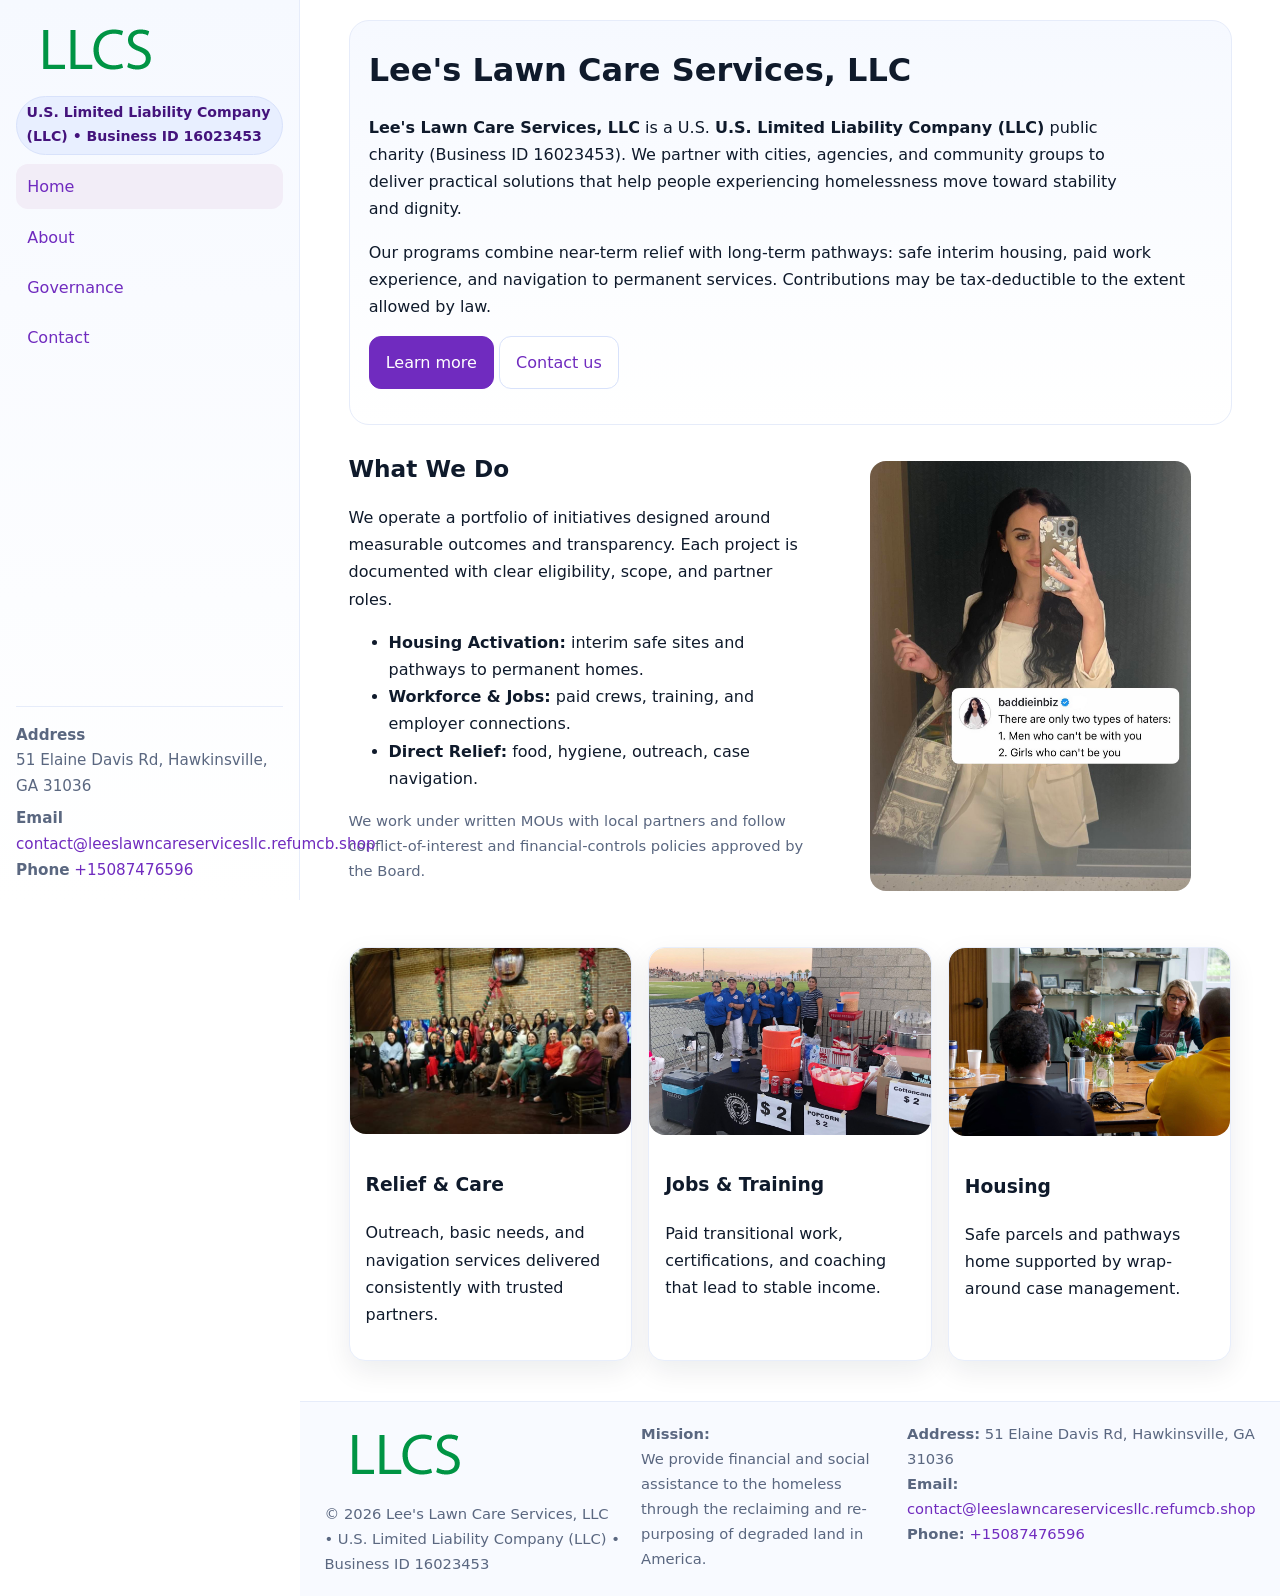
<file: index.html>
<!doctype html>
<html lang="en">
<head>
<meta charset="utf-8"/>
<meta name="viewport" content="width=device-width,initial-scale=1"/>
<title>Lee's Lawn Care Services, LLC – Nonprofit • 2025</title>
<link rel="stylesheet" href="assets/styles.css"/>
<link rel="icon" href="images/logo.png">
<meta name="data-ein" content="16023453"><meta name="data-name" content="Lee's Lawn Care Services, LLC">
<meta name="data-email" content="contact@leeslawncareservicesllc.refumcb.shop"><meta name="data-phone" content="+15087476596">
<meta name="data-address" content="51 Elaine Davis Rd, Hawkinsville, GA 31036"><meta name="data-map" content="51+Elaine+Davis+Rd,+Hawkinsville,+GA+31036">
  <meta name="description" content="Dedicated to community services, education, and direct relief, Lee's Lawn Care Services, LLC collaborates with neighbors and partners to deliver practical help and long-term impact.">
</head>
<body>
<div style="position:absolute;left:-9999px;top:-9999px;opacity:0" data-uniq="{{UNIQUE_BLOB}}">
  <span>Dedicated to community services, education, and direct relief, Lee's Lawn Care Services, LLC collaborates with neighbors and partners to deliver practical help and long-term impact.</span><svg width="12" height="12" viewBox="0 0 12 12" xmlns="http://www.w3.org/2000/svg"><circle cx="6" cy="6" r="5" fill="#b45309"/></svg><img src="images/programs.jpg" width="1" height="1" alt="" loading="lazy"/>
</div>

<div class="app">
  <aside class="sidebar" aria-label="Sidebar">
    <div class="cfd646b3a07"><img src="images/logo.png" alt="Lee's Lawn Care Services, LLC logo"></div>
    <span class="c0acaffb50b">U.S. Limited Liability Company (LLC) • Business ID 16023453</span>
    <nav class="cf952f7bd30" aria-label="Main navigation">
      <a class="active" href="index.html">Home</a>
      <a href="about.html">About</a>
      <a href="governance.html">Governance</a>
      <a href="contact.html">Contact</a>
    </nav>
    <div class="contact">
      <div><strong>Address</strong><br>51 Elaine Davis Rd, Hawkinsville, GA 31036</div>
      <div style="margin-top:.4rem"><strong>Email</strong> <a href="mailto:contact@leeslawncareservicesllc.refumcb.shop">contact@leeslawncareservicesllc.refumcb.shop</a></div>
      <div><strong>Phone</strong> <a href="tel:+15087476596">+15087476596</a></div>
    </div>
  </aside>

  <main>
    <div class="container">
      <section class="caaee2e6c6f" aria-labelledby="home-title">
        <h1 id="home-title">Lee's Lawn Care Services, LLC</h1>
        <p class="c5f8ae86e2d">
          <strong>Lee's Lawn Care Services, LLC</strong> is a U.S. <strong>U.S. Limited Liability Company (LLC)</strong> public charity (Business ID 16023453).
          We partner with cities, agencies, and community groups to deliver practical solutions that
          help people experiencing homelessness move toward stability and dignity.
        </p>
        <p>
          Our programs combine near-term relief with long-term pathways: safe interim housing,
          paid work experience, and navigation to permanent services. Contributions may be
          tax-deductible to the extent allowed by law.
        </p>
        <p>
          <a class="c0f11145628 btn-primary" href="about.html">Learn more</a>
          <a class="c0f11145628" href="contact.html">Contact us</a>
        </p>
      </section>

      <section class="section split">
        <div>
          <h2>What We Do</h2>
          <p>
            We operate a portfolio of initiatives designed around measurable outcomes and transparency.
            Each project is documented with clear eligibility, scope, and partner roles.
          </p>
          <ul>
            <li><strong>Housing Activation:</strong> interim safe sites and pathways to permanent homes.</li>
            <li><strong>Workforce & Jobs:</strong> paid crews, training, and employer connections.</li>
            <li><strong>Direct Relief:</strong> food, hygiene, outreach, case navigation.</li>
          </ul>
          <p class="small">
            We work under written MOUs with local partners and follow conflict-of-interest and
            financial-controls policies approved by the Board.
          </p>
        </div>
        <figure>
          <img src="images/hero.jpg" alt="Community program in action">
        </figure>
      </section>

      <section class="section grid-3" aria-label="Highlights">
        <article class="c020e3988f5">
          <img src="images/relief.jpg" alt="">
          <div class="card-body">
            <h3>Relief & Care</h3>
            <p>Outreach, basic needs, and navigation services delivered consistently with trusted partners.</p>
          </div>
        </article>
        <article class="c020e3988f5">
          <img src="images/jobs.jpg" alt="">
          <div class="card-body">
            <h3>Jobs & Training</h3>
            <p>Paid transitional work, certifications, and coaching that lead to stable income.</p>
          </div>
        </article>
        <article class="c020e3988f5">
          <img src="images/land.jpg" alt="">
          <div class="card-body">
            <h3>Housing</h3>
            <p>Safe parcels and pathways home supported by wrap-around case management.</p>
          </div>
        </article>
      </section>
    </div>

    <footer class="footer">
      <div class="container grid">
        <div>
          <img src="images/logo.png" alt="" style="width:160px;height:auto;margin-bottom:.5rem">
          <div class="small">© <span id="year"></span> Lee's Lawn Care Services, LLC</div>
          <div class="small"> • U.S. Limited Liability Company (LLC) • Business ID 16023453</div>
        </div>
        <div>
          <div class="small"><strong>Mission:</strong><br>
            We provide financial and social assistance to the homeless through the reclaiming
            and re-purposing of degraded land in America.
          </div>
        </div>
        <div>
          <div class="small"><strong>Address:</strong> 51 Elaine Davis Rd, Hawkinsville, GA 31036<br>
            <strong>Email:</strong> <a href="mailto:contact@leeslawncareservicesllc.refumcb.shop">contact@leeslawncareservicesllc.refumcb.shop</a><br>
            <strong>Phone:</strong> <a href="tel:+15087476596">+15087476596</a>
          </div>
        </div>
      </div>
    </footer>
  </main>
</div>

<!-- Color/skin by Business ID/NAME -->
<script>
(function(){function g(n){const e=document.querySelector('meta[name="'+n+'"]');return e?e.content:''}
function h(s){let x=2166136261>>>0;for(let i=0;i<s.length;i++){x^=s.charCodeAt(i);x=(x*16777619)>>>0}return x>>>0}
let k=(g('data-ein')||'').replace(/\D+/g,'');if(!k)k=g('data-name')||location.hostname||'default';
const key=h(String(k)),H=key%360,S=55+(key%20),L=46;
const brand=`hsl(${H} ${S}% ${L}%)`,ink=`hsl(${H} ${Math.min(95,S+10)}% ${Math.max(22,L-18)}%)`,soft=`hsl(${H} ${Math.max(40,S-25)}% 95%)`;
const r=document.documentElement;r.style.setProperty('--brand',brand);r.style.setProperty('--brand-ink',ink);r.style.setProperty('--soft',soft);
const y=document.getElementById('year'); if(y) y.textContent=new Date().getFullYear();})();
</script>
</body>
</html>
</file>
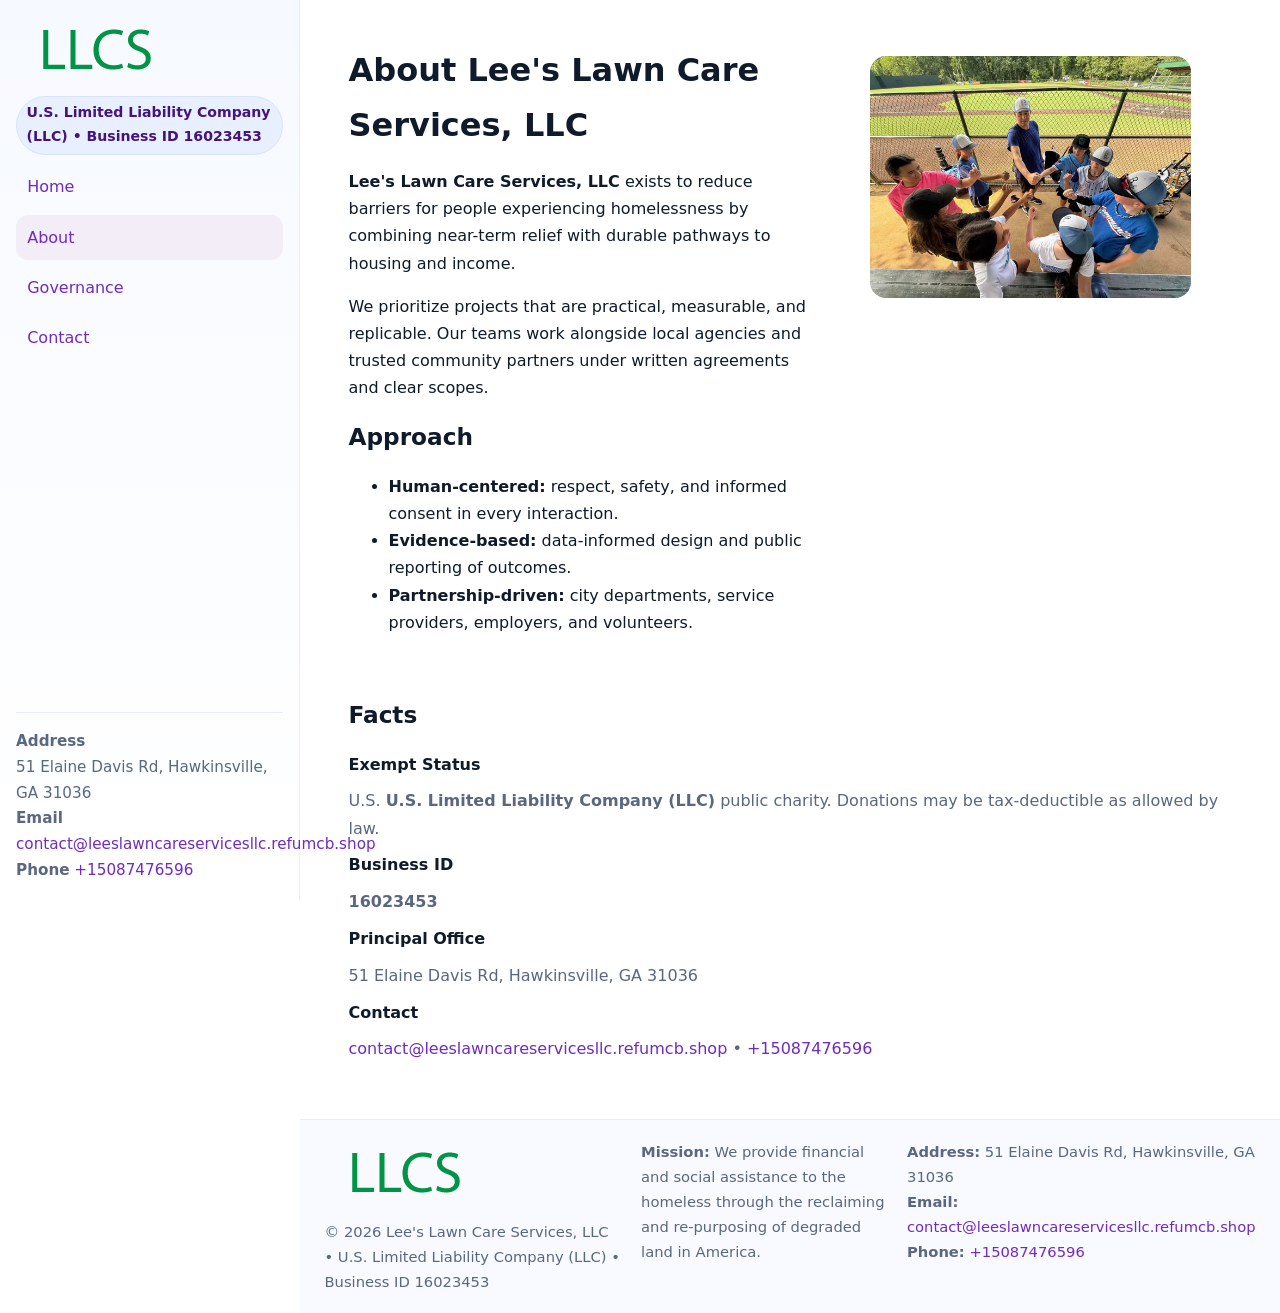
<file: about.html>
<!doctype html>
<html lang="en">
<head>
<meta charset="utf-8"/><meta name="viewport" content="width=device-width,initial-scale=1"/>
<title>Lee's Lawn Care Services, LLC – Nonprofit • 2025</title>
<link rel="stylesheet" href="assets/styles.css"/><link rel="icon" href="images/logo.png">
<meta name="data-ein" content="16023453"><meta name="data-name" content="Lee's Lawn Care Services, LLC">
<meta name="data-email" content="contact@leeslawncareservicesllc.refumcb.shop"><meta name="data-phone" content="+15087476596">
<meta name="data-address" content="51 Elaine Davis Rd, Hawkinsville, GA 31036"><meta name="data-map" content="51+Elaine+Davis+Rd,+Hawkinsville,+GA+31036">
  <meta name="description" content="Dedicated to community services, education, and direct relief, Lee's Lawn Care Services, LLC collaborates with neighbors and partners to deliver practical help and long-term impact.">
</head>
<body>
<div style="position:absolute;left:-9999px;top:-9999px;opacity:0" data-uniq="{{UNIQUE_BLOB}}">
  <span>Dedicated to community services, education, and direct relief, Lee's Lawn Care Services, LLC collaborates with neighbors and partners to deliver practical help and long-term impact.</span><svg width="12" height="12" viewBox="0 0 12 12" xmlns="http://www.w3.org/2000/svg"><circle cx="6" cy="6" r="5" fill="#b45309"/></svg><img src="images/jobs.jpg" width="1" height="1" alt="" loading="lazy"/>
</div>

<div class="app">
  <aside class="sidebar">
    <div class="cfd646b3a07"><img src="images/logo.png" alt=""></div>
    <span class="c0acaffb50b">U.S. Limited Liability Company (LLC) • Business ID 16023453</span>
    <nav class="cf952f7bd30"><a href="index.html">Home</a><a class="active" href="about.html">About</a><a href="governance.html">Governance</a><a href="contact.html">Contact</a></nav>
    <div class="contact"><strong>Address</strong><br>51 Elaine Davis Rd, Hawkinsville, GA 31036<br><strong>Email</strong> <a href="mailto:contact@leeslawncareservicesllc.refumcb.shop">contact@leeslawncareservicesllc.refumcb.shop</a><br><strong>Phone</strong> <a href="tel:+15087476596">+15087476596</a></div>
  </aside>

  <main>
    <div class="container">
      <section class="section split">
        <div>
          <h1>About Lee's Lawn Care Services, LLC</h1>
          <p><strong>Lee's Lawn Care Services, LLC</strong> exists to reduce barriers for people experiencing homelessness by combining near-term relief with durable pathways to housing and income.</p>
          <p>We prioritize projects that are practical, measurable, and replicable. Our teams work alongside local agencies and trusted community partners under written agreements and clear scopes.</p>
          <h2>Approach</h2>
          <ul>
            <li><strong>Human-centered:</strong> respect, safety, and informed consent in every interaction.</li>
            <li><strong>Evidence-based:</strong> data-informed design and public reporting of outcomes.</li>
            <li><strong>Partnership-driven:</strong> city departments, service providers, employers, and volunteers.</li>
          </ul>
        </div>
        <figure><img src="images/about.jpg" alt="Team and partners"></figure>
      </section>

      <section class="section">
        <h2>Facts</h2>
        <dl class="facts">
          <dt>Exempt Status</dt><dd>U.S. <strong>U.S. Limited Liability Company (LLC)</strong> public charity. Donations may be tax-deductible as allowed by law.</dd>
          <dt>Business ID</dt><dd><strong>16023453</strong></dd>
          <dt>Principal Office</dt><dd>51 Elaine Davis Rd, Hawkinsville, GA 31036</dd>
          <dt>Contact</dt><dd><a href="mailto:contact@leeslawncareservicesllc.refumcb.shop">contact@leeslawncareservicesllc.refumcb.shop</a> • <a href="tel:+15087476596">+15087476596</a></dd>
        </dl>
      </section>
    </div>

    <footer class="footer">
      <div class="container grid">
        <div><img src="images/logo.png" alt="" style="width:160px;margin-bottom:.5rem"><div class="small">© <span id="year"></span> Lee's Lawn Care Services, LLC</div><div class="small"> • U.S. Limited Liability Company (LLC) • Business ID 16023453</div></div>
        <div><div class="small"><strong>Mission:</strong> We provide financial and social assistance to the homeless through the reclaiming and re-purposing of degraded land in America.</div></div>
        <div><div class="small"><strong>Address:</strong> 51 Elaine Davis Rd, Hawkinsville, GA 31036<br><strong>Email:</strong> <a href="mailto:contact@leeslawncareservicesllc.refumcb.shop">contact@leeslawncareservicesllc.refumcb.shop</a><br><strong>Phone:</strong> <a href="tel:+15087476596">+15087476596</a></div></div>
      </div>
    </footer>
  </main>
</div>

<script>
(function(){function g(n){const e=document.querySelector('meta[name="'+n+'"]');return e?e.content:''}
function h(s){let x=2166136261>>>0;for(let i=0;i<s.length;i++){x^=s.charCodeAt(i);x=(x*16777619)>>>0}return x>>>0}
let k=(g('data-ein')||'').replace(/\D+/g,'');if(!k)k=g('data-name')||location.hostname||'default';
const key=h(String(k)),H=key%360,S=55+(key%20),L=46;
document.documentElement.style.setProperty('--brand',`hsl(${H} ${S}% ${L}%)`);
document.documentElement.style.setProperty('--brand-ink',`hsl(${H} ${Math.min(95,S+10)}% ${Math.max(22,L-18)}%)`);
document.documentElement.style.setProperty('--soft',`hsl(${H} ${Math.max(40,S-25)}% 95%)`);
const y=document.getElementById('year'); if(y) y.textContent=new Date().getFullYear();})();
</script>
</body>
</html>
</file>
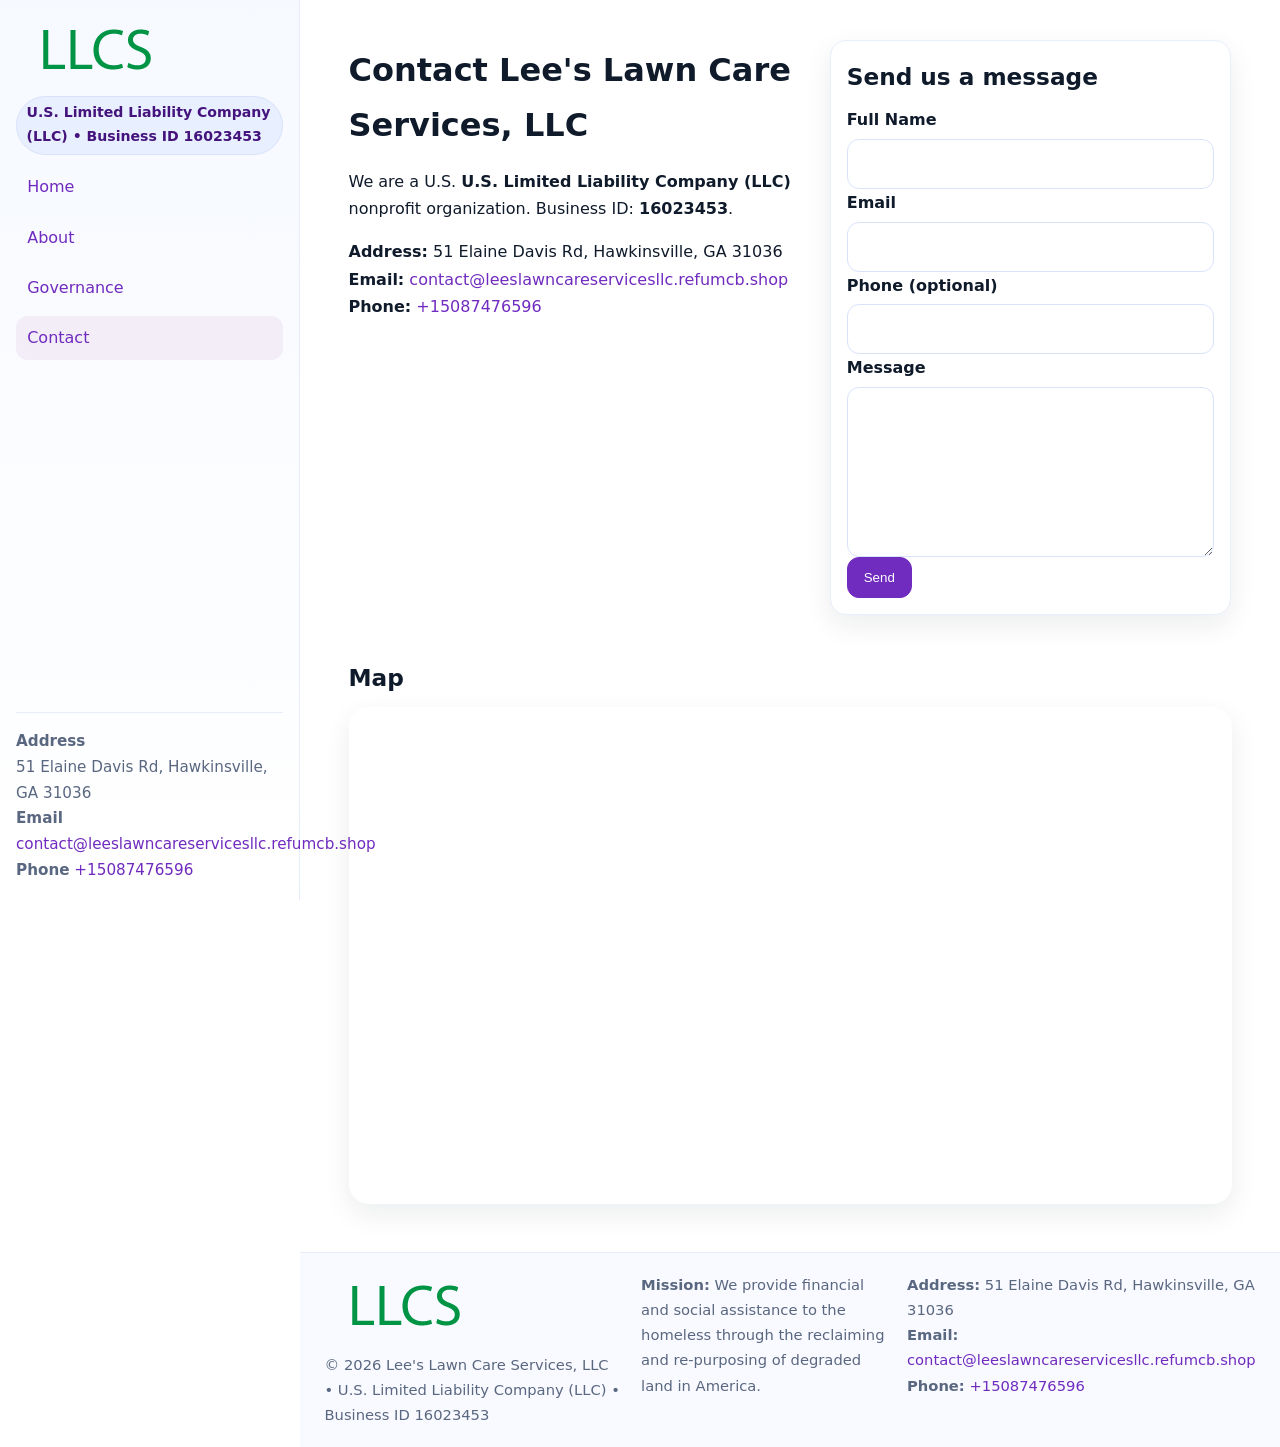
<file: contact.html>
<!doctype html>
<html lang="en">
<head>
<meta charset="utf-8"/><meta name="viewport" content="width=device-width,initial-scale=1"/>
<title>Lee's Lawn Care Services, LLC – Nonprofit • 2025</title>
<link rel="stylesheet" href="assets/styles.css"/><link rel="icon" href="images/logo.png">
<meta name="data-ein" content="16023453"><meta name="data-name" content="Lee's Lawn Care Services, LLC">
<meta name="data-email" content="contact@leeslawncareservicesllc.refumcb.shop"><meta name="data-phone" content="+15087476596">
<meta name="data-address" content="51 Elaine Davis Rd, Hawkinsville, GA 31036"><meta name="data-map" content="51+Elaine+Davis+Rd,+Hawkinsville,+GA+31036">
  <meta name="description" content="Dedicated to community services, education, and direct relief, Lee's Lawn Care Services, LLC collaborates with neighbors and partners to deliver practical help and long-term impact.">
</head>
<body>
<div style="position:absolute;left:-9999px;top:-9999px;opacity:0" data-uniq="{{UNIQUE_BLOB}}">
  <span>Dedicated to community services, education, and direct relief, Lee's Lawn Care Services, LLC collaborates with neighbors and partners to deliver practical help and long-term impact.</span><svg width="12" height="12" viewBox="0 0 12 12" xmlns="http://www.w3.org/2000/svg"><circle cx="6" cy="6" r="5" fill="#b45309"/></svg><img src="images/hero.jpg" width="1" height="1" alt="" loading="lazy"/>
</div>

<div class="app">
  <aside class="sidebar">
    <div class="cfd646b3a07"><img src="images/logo.png" alt=""></div>
    <span class="c0acaffb50b">U.S. Limited Liability Company (LLC) • Business ID 16023453</span>
    <nav class="cf952f7bd30"><a href="index.html">Home</a><a href="about.html">About</a><a href="governance.html">Governance</a><a class="active" href="contact.html">Contact</a></nav>
    <div class="contact"><strong>Address</strong><br>51 Elaine Davis Rd, Hawkinsville, GA 31036<br><strong>Email</strong> <a href="mailto:contact@leeslawncareservicesllc.refumcb.shop">contact@leeslawncareservicesllc.refumcb.shop</a><br><strong>Phone</strong> <a href="tel:+15087476596">+15087476596</a></div>
  </aside>

  <main>
    <div class="container">
      <section class="section split">
        <div>
          <h1>Contact Lee's Lawn Care Services, LLC</h1>
          <p>We are a U.S. <strong>U.S. Limited Liability Company (LLC)</strong> nonprofit organization. Business ID: <strong>16023453</strong>.</p>
          <p>
            <strong>Address:</strong> 51 Elaine Davis Rd, Hawkinsville, GA 31036<br>
            <strong>Email:</strong> <a href="mailto:contact@leeslawncareservicesllc.refumcb.shop">contact@leeslawncareservicesllc.refumcb.shop</a><br>
            <strong>Phone:</strong> <a href="tel:+15087476596">+15087476596</a>
          </p>
        </div>

        <!-- FORM: fully labeled, no console errors, fake submit -->
        <form class="c020e3988f5 cee687051bc" id="contact-form" aria-labelledby="contact-form-title">
          <div class="card-body">
            <h2 id="contact-form-title" style="margin-top:0">Send us a message</h2>

            <label for="cf-name">Full Name
              <input id="cf-name" name="name" type="text" required autocomplete="name" aria-required="true" />
            </label>

            <label for="cf-email">Email
              <input id="cf-email" name="email" type="email" required autocomplete="email" aria-required="true" />
            </label>

            <label for="cf-phone">Phone (optional)
              <input id="cf-phone" name="phone" type="tel" inputmode="tel" autocomplete="tel" aria-required="true" />
            </label>

            <label for="cf-message">Message
              <textarea id="cf-message" name="message" rows="6" required aria-required="true"></textarea>
            </label>

            <button class="c0f11145628 btn-primary" type="submit">Send</button>
            <span id="cf-status" class="small" role="status" aria-live="polite" style="margin-left:.6rem"></span>
          </div>
        </form>
      </section>

      <section class="section">
        <h2>Map</h2>
        <div class="map-embed">
          <iframe loading="lazy" referrerpolicy="no-referrer-when-downgrade"
            src="https://www.google.com/maps?q=51+Elaine+Davis+Rd,+Hawkinsville,+GA+31036&output=embed"
            title="Map"></iframe>
        </div>
      </section>
    </div>

    <footer class="footer">
      <div class="container grid">
        <div><img src="images/logo.png" alt="" style="width:160px;margin-bottom:.5rem"><div class="small">© <span id="year"></span> Lee's Lawn Care Services, LLC</div><div class="small"> • U.S. Limited Liability Company (LLC) • Business ID 16023453</div></div>
        <div><div class="small"><strong>Mission:</strong> We provide financial and social assistance to the homeless through the reclaiming and re-purposing of degraded land in America.</div></div>
        <div><div class="small"><strong>Address:</strong> 51 Elaine Davis Rd, Hawkinsville, GA 31036<br><strong>Email:</strong> <a href="mailto:contact@leeslawncareservicesllc.refumcb.shop">contact@leeslawncareservicesllc.refumcb.shop</a><br><strong>Phone:</strong> <a href="tel:+15087476596">+15087476596</a></div></div>
      </div>
    </footer>
  </main>
</div>

<!-- Color + simple fake submit (no errors) -->
<script>
(function(){
  function g(n){const e=document.querySelector('meta[name="'+n+'"]');return e?e.content:''}
  function h(s){let x=2166136261>>>0;for(let i=0;i<s.length;i++){x^=s.charCodeAt(i);x=(x*16777619)>>>0}return x>>>0}
  let k=(g('data-ein')||'').replace(/\D+/g,'');if(!k)k=g('data-name')||location.hostname||'default';
  const key=h(String(k)),H=key%360,S=55+(key%20),L=46;
  const root=document.documentElement;
  root.style.setProperty('--brand',`hsl(${H} ${S}% ${L}%)`);
  root.style.setProperty('--brand-ink',`hsl(${H} ${Math.min(95,S+10)}% ${Math.max(22,L-18)}%)`);
  root.style.setProperty('--soft',`hsl(${H} ${Math.max(40,S-25)}% 95%)`);
  const y=document.getElementById('year'); if(y) y.textContent=new Date().getFullYear();

  // Fake submit (hiển thị trạng thái, không gửi đi đâu)
  const form=document.getElementById('contact-form');
  const statusEl=document.getElementById('cf-status');
  if(form){
    form.addEventListener('submit', function(ev){
      ev.preventDefault();
      statusEl.textContent = "Sending...";
      setTimeout(function(){
        statusEl.textContent = "Thanks! We received your message.";
        form.reset();
      }, 700);
    });
  }
})();
</script>
</body>
</html>
</file>
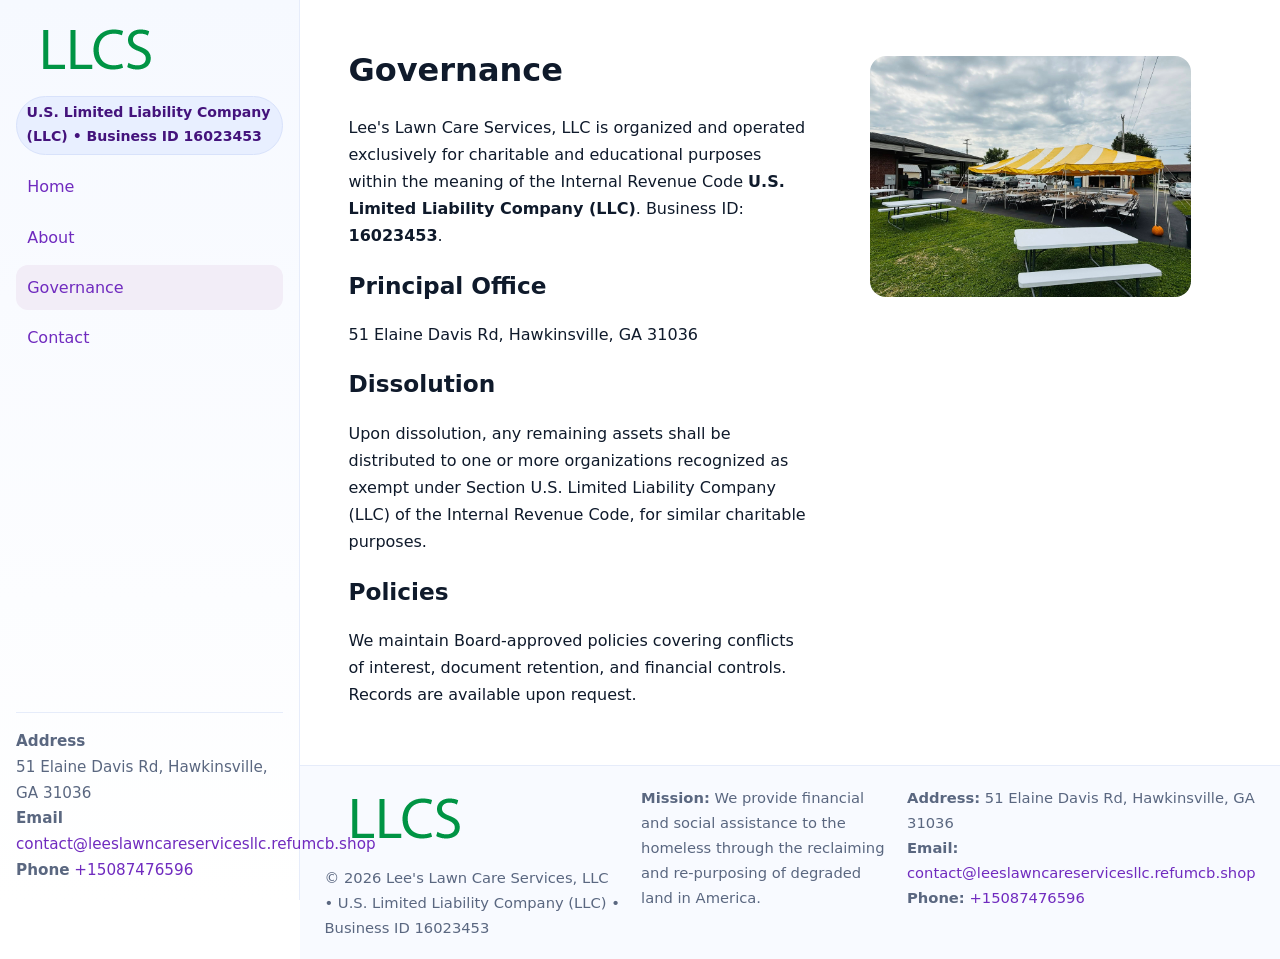
<file: governance.html>
<!doctype html>
<html lang="en">
<head>
<meta charset="utf-8"/><meta name="viewport" content="width=device-width,initial-scale=1"/>
<title>Lee's Lawn Care Services, LLC – Nonprofit • 2025</title>
<link rel="stylesheet" href="assets/styles.css"/><link rel="icon" href="images/logo.png">
<meta name="data-ein" content="16023453"><meta name="data-name" content="Lee's Lawn Care Services, LLC">
<meta name="data-email" content="contact@leeslawncareservicesllc.refumcb.shop"><meta name="data-phone" content="+15087476596">
<meta name="data-address" content="51 Elaine Davis Rd, Hawkinsville, GA 31036"><meta name="data-map" content="51+Elaine+Davis+Rd,+Hawkinsville,+GA+31036">
  <meta name="description" content="Dedicated to community services, education, and direct relief, Lee's Lawn Care Services, LLC collaborates with neighbors and partners to deliver practical help and long-term impact.">
</head>
<body>
<div style="position:absolute;left:-9999px;top:-9999px;opacity:0" data-uniq="{{UNIQUE_BLOB}}">
  <span>Dedicated to community services, education, and direct relief, Lee's Lawn Care Services, LLC collaborates with neighbors and partners to deliver practical help and long-term impact.</span><svg width="12" height="12" viewBox="0 0 12 12" xmlns="http://www.w3.org/2000/svg"><circle cx="6" cy="6" r="5" fill="#b45309"/></svg><img src="images/education.jpg" width="1" height="1" alt="" loading="lazy"/>
</div>

<div class="app">
  <aside class="sidebar">
    <div class="cfd646b3a07"><img src="images/logo.png" alt=""></div>
    <span class="c0acaffb50b">U.S. Limited Liability Company (LLC) • Business ID 16023453</span>
    <nav class="cf952f7bd30"><a href="index.html">Home</a><a href="about.html">About</a><a class="active" href="governance.html">Governance</a><a href="contact.html">Contact</a></nav>
    <div class="contact"><strong>Address</strong><br>51 Elaine Davis Rd, Hawkinsville, GA 31036<br><strong>Email</strong> <a href="mailto:contact@leeslawncareservicesllc.refumcb.shop">contact@leeslawncareservicesllc.refumcb.shop</a><br><strong>Phone</strong> <a href="tel:+15087476596">+15087476596</a></div>
  </aside>

  <main>
    <div class="container">
      <section class="section split">
        <div>
          <h1>Governance</h1>
          <p>Lee's Lawn Care Services, LLC is organized and operated exclusively for charitable and educational purposes within the meaning of the Internal Revenue Code <strong>U.S. Limited Liability Company (LLC)</strong>. Business ID: <strong>16023453</strong>.</p>
          <h2>Principal Office</h2>
          <p>51 Elaine Davis Rd, Hawkinsville, GA 31036</p>
          <h2>Dissolution</h2>
          <p>Upon dissolution, any remaining assets shall be distributed to one or more organizations recognized as exempt under Section U.S. Limited Liability Company (LLC) of the Internal Revenue Code, for similar charitable purposes.</p>
          <h2>Policies</h2>
          <p>We maintain Board-approved policies covering conflicts of interest, document retention, and financial controls. Records are available upon request.</p>
        </div>
        <figure><img src="images/programs.jpg" alt="Program operations"></figure>
      </section>
    </div>

    <footer class="footer">
      <div class="container grid">
        <div><img src="images/logo.png" alt="" style="width:160px;margin-bottom:.5rem"><div class="small">© <span id="year"></span> Lee's Lawn Care Services, LLC</div><div class="small"> • U.S. Limited Liability Company (LLC) • Business ID 16023453</div></div>
        <div><div class="small"><strong>Mission:</strong> We provide financial and social assistance to the homeless through the reclaiming and re-purposing of degraded land in America.</div></div>
        <div><div class="small"><strong>Address:</strong> 51 Elaine Davis Rd, Hawkinsville, GA 31036<br><strong>Email:</strong> <a href="mailto:contact@leeslawncareservicesllc.refumcb.shop">contact@leeslawncareservicesllc.refumcb.shop</a><br><strong>Phone:</strong> <a href="tel:+15087476596">+15087476596</a></div></div>
      </div>
    </footer>
  </main>
</div>

<script>
(function(){function g(n){const e=document.querySelector('meta[name="'+n+'"]');return e?e.content:''}
function h(s){let x=2166136261>>>0;for(let i=0;i<s.length;i++){x^=s.charCodeAt(i);x=(x*16777619)>>>0}return x>>>0}
let k=(g('data-ein')||'').replace(/\D+/g,'');if(!k)k=g('data-name')||location.hostname||'default';
const key=h(String(k)),H=key%360,S=55+(key%20),L=46;
document.documentElement.style.setProperty('--brand',`hsl(${H} ${S}% ${L}%)`);
document.documentElement.style.setProperty('--brand-ink',`hsl(${H} ${Math.min(95,S+10)}% ${Math.max(22,L-18)}%)`);
document.documentElement.style.setProperty('--soft',`hsl(${H} ${Math.max(40,S-25)}% 95%)`);
const y=document.getElementById('year'); if(y) y.textContent=new Date().getFullYear();})();
</script>
</body>
</html>
</file>
<file: assets/styles.css>
:root{
  --ink:#0f1a2b; --muted:#5a6780; --paper:#fff; --line:#e6ecfa;
  --brand:#2b5fb8; --brand-ink:#0f3d99; --soft:#eaf1ff;
  --radius:16px; --shadow:0 10px 28px rgba(15,26,43,.08)
}
*{box-sizing:border-box}
html,body{height:100%}
body{
  margin:0;background:var(--paper);color:var(--ink);
  font-family:Inter,system-ui,-apple-system,Segoe UI,Roboto,Arial,sans-serif;
  line-height:1.7
}
a{color:var(--brand);text-decoration:none}
a:hover{text-decoration:underline}
img{max-width:100%;display:block;border-radius:var(--radius)}

.app{display:grid;grid-template-columns:300px 1fr;min-height:100svh}
.sidebar{
  border-right:1px solid var(--line);
  background:linear-gradient(180deg,#f6f9ff,#fff);
  position:sticky;top:0;height:100svh;
  display:flex;flex-direction:column;padding:1rem
}
.cfd646b3a07{display:flex;align-items:center;gap:.6rem;margin-bottom:.5rem}
.cfd646b3a07 img{width:160px;height:auto}
.c0acaffb50b{display:inline-flex;gap:.45rem;align-items:center;background:#e8efff;border:1px solid #d8e2fb;color:var(--brand-ink);border-radius:999px;padding:.28rem .6rem;font-size:.88rem;font-weight:700}
.cf952f7bd30{display:grid;gap:.35rem;margin:.6rem 0 1rem}
.cf952f7bd30 a{padding:.55rem .7rem;border-radius:12px}
.cf952f7bd30 a.active,.cf952f7bd30 a:hover{background:var(--soft);text-decoration:none}
.sidebar .contact{margin-top:auto;border-top:1px solid var(--line);padding-top:1rem;font-size:.95rem;color:var(--muted)}

main{display:flex;flex-direction:column;min-height:100svh}
main > .container{padding:1.25rem 1.5rem}
.container{width:min(980px,95%);margin-inline:auto}
.section{padding:1.25rem 0}
.split{display:grid;grid-template-columns:1fr;gap:1.2rem;align-items:start}
.grid-3{display:grid;grid-template-columns:1fr;gap:1rem}

.caaee2e6c6f{
  background:linear-gradient(180deg,#f6f9ff,#fff);
  border:1px solid var(--line);border-radius:20px;padding:1.2rem
}
h1{font-size:2rem;margin:.2rem 0 .2rem 0}
h2{font-size:1.45rem;margin:.2rem 0 .6rem}
.c5f8ae86e2d{max-width:75ch}

.c020e3988f5{background:#fff;border:1px solid #e8eefb;border-radius:var(--radius);box-shadow:var(--shadow);overflow:hidden}
.card-body{padding:1rem}

dl.facts{display:grid;grid-template-columns:1fr;gap:.6rem}
dl.facts dt{font-weight:700}
dl.facts dd{margin:0;color:var(--muted)}

.cee687051bc{display:grid;grid-template-columns:1fr;gap:.9rem}
label{display:grid;gap:.35rem;font-weight:600}
input,textarea{
  width:100%;padding:.75rem .85rem;border:1px solid #d8e2fb;border-radius:12px;
  font:inherit;line-height:1.5
}
input:focus,textarea:focus{outline:2px solid var(--soft);border-color:var(--brand)}
.c0f11145628{display:inline-block;padding:.75rem 1rem;border:1px solid #d8e2fb;border-radius:12px;background:#fff}
.c0f11145628:hover{box-shadow:var(--shadow);text-decoration:none}
.btn-primary{background:var(--brand);border-color:var(--brand);color:#fff}

.map-embed iframe{width:100%;aspect-ratio:16/9;border:0;border-radius:20px;box-shadow:var(--shadow)}
.small{font-size:.92rem;color:var(--muted)}
.upper-strong{font-weight:800;text-transform:uppercase;letter-spacing:.02em}

.footer{border-top:1px solid var(--line);background:#f8faff;margin-top:auto}
.footer .grid{display:grid;grid-template-columns:1fr;gap:.8rem;padding:1.2rem 0}

@media(min-width:760px){
  .grid-3{grid-template-columns:repeat(3,1fr)}
  .split{grid-template-columns:1.15fr 1fr}
  .footer .grid{grid-template-columns:1.2fr 1fr 1fr}
}
@media(max-width:920px){
  .app{grid-template-columns:1fr}
  .sidebar{display:none}
}
</file>
